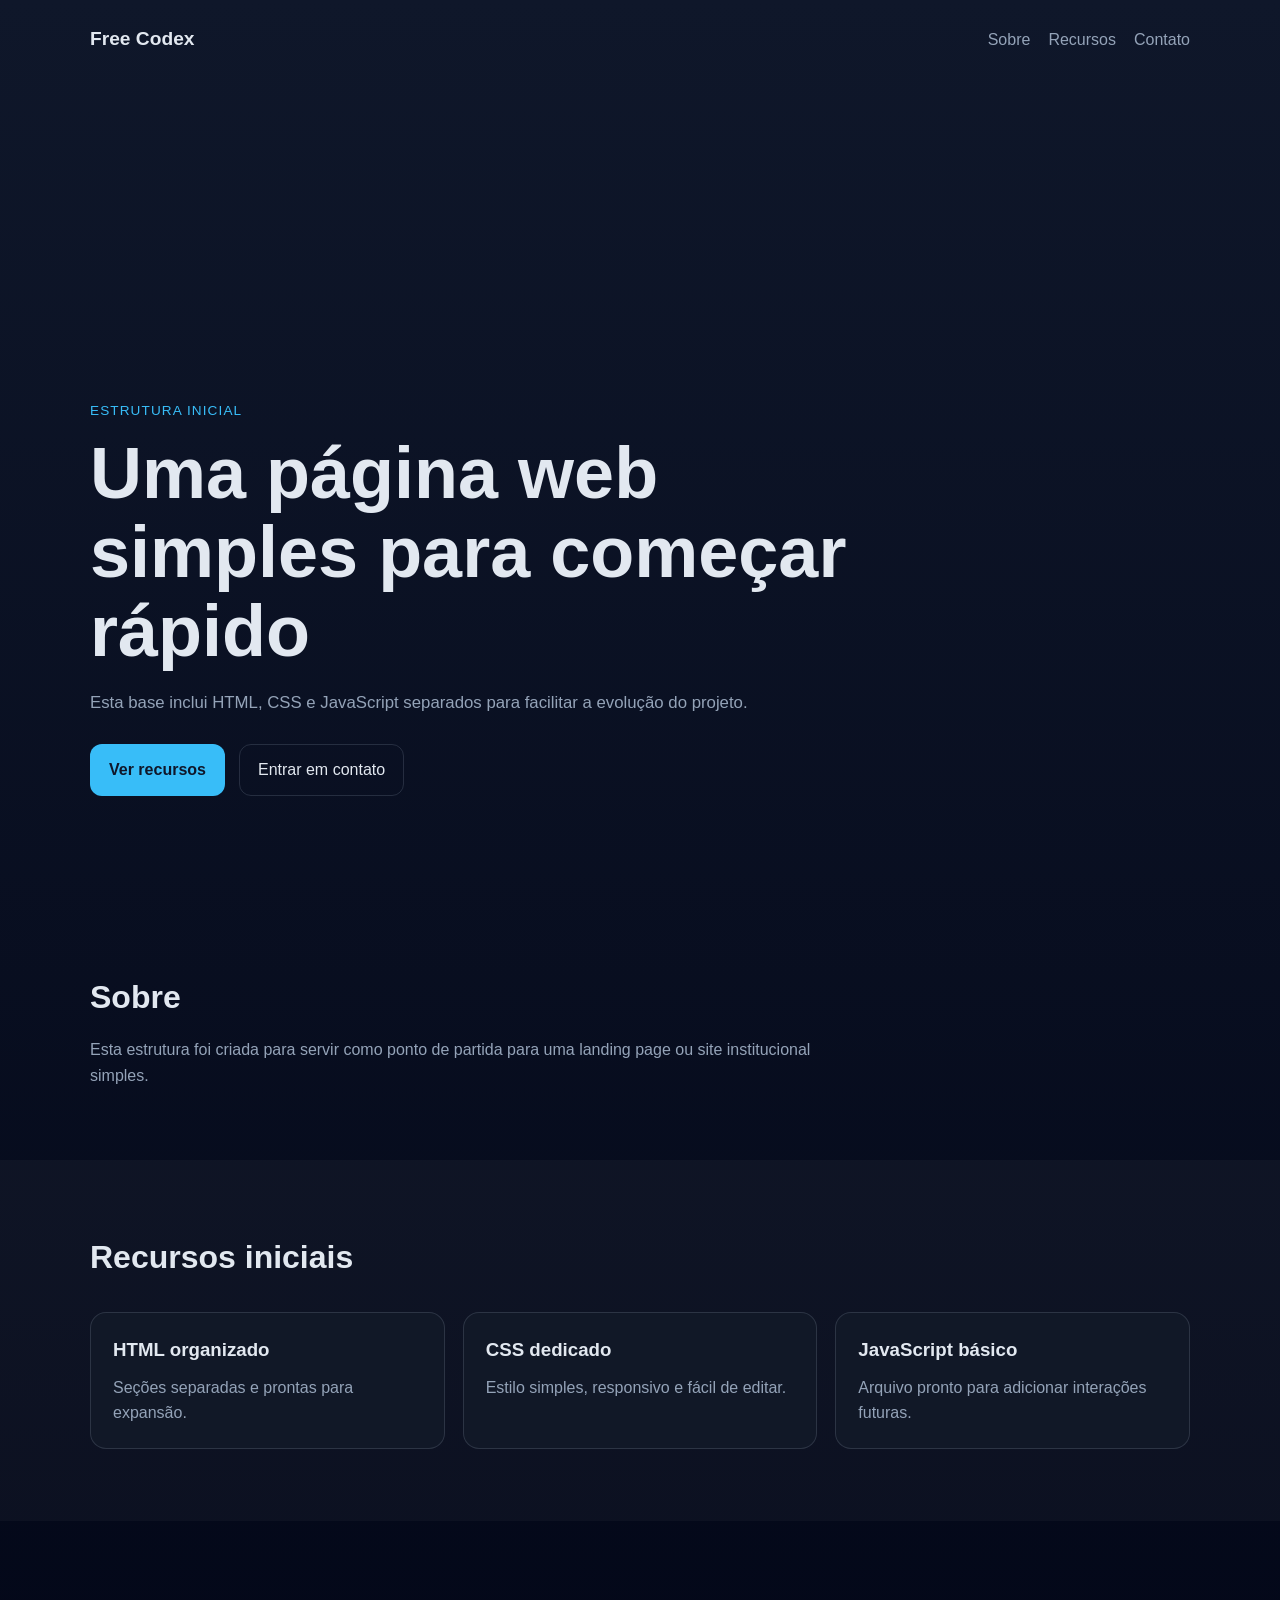
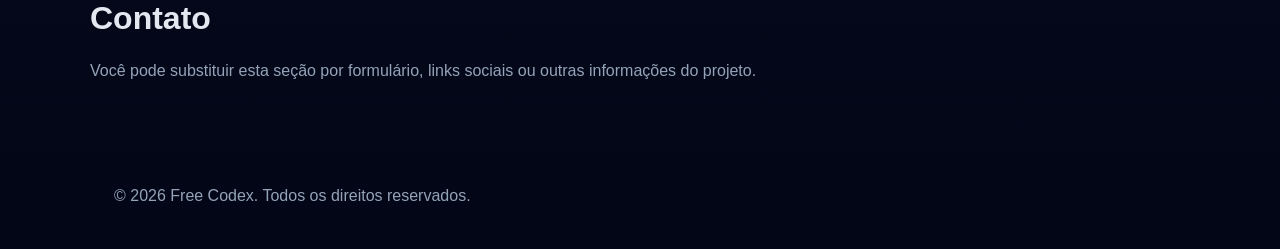
<file: index.html>
<!DOCTYPE html>
<html lang="pt-BR">
  <head>
    <meta charset="UTF-8" />
    <meta name="viewport" content="width=device-width, initial-scale=1.0" />
    <title>Free Codex</title>
    <meta
      name="description"
      content="Estrutura inicial de uma página web simples para o projeto Free Codex."
    />
    <link rel="stylesheet" href="css/style.css" />
  </head>
  <body>
    <header class="hero">
      <nav class="navbar">
        <div class="logo">Free Codex</div>
        <ul class="nav-links">
          <li><a href="#sobre">Sobre</a></li>
          <li><a href="#recursos">Recursos</a></li>
          <li><a href="#contato">Contato</a></li>
        </ul>
      </nav>

      <div class="hero-content">
        <p class="tag">Estrutura inicial</p>
        <h1>Uma página web simples para começar rápido</h1>
        <p class="subtitle">
          Esta base inclui HTML, CSS e JavaScript separados para facilitar a evolução
          do projeto.
        </p>
        <div class="hero-actions">
          <a class="btn primary" href="#recursos">Ver recursos</a>
          <a class="btn secondary" href="#contato">Entrar em contato</a>
        </div>
      </div>
    </header>

    <main>
      <section id="sobre" class="section">
        <div class="container">
          <h2>Sobre</h2>
          <p>
            Esta estrutura foi criada para servir como ponto de partida para uma landing
            page ou site institucional simples.
          </p>
        </div>
      </section>

      <section id="recursos" class="section alt">
        <div class="container">
          <h2>Recursos iniciais</h2>
          <div class="cards">
            <article class="card">
              <h3>HTML organizado</h3>
              <p>Seções separadas e prontas para expansão.</p>
            </article>
            <article class="card">
              <h3>CSS dedicado</h3>
              <p>Estilo simples, responsivo e fácil de editar.</p>
            </article>
            <article class="card">
              <h3>JavaScript básico</h3>
              <p>Arquivo pronto para adicionar interações futuras.</p>
            </article>
          </div>
        </div>
      </section>

      <section id="contato" class="section">
        <div class="container">
          <h2>Contato</h2>
          <p>
            Você pode substituir esta seção por formulário, links sociais ou outras
            informações do projeto.
          </p>
        </div>
      </section>
    </main>

    <footer class="footer">
      <p>© 2026 Free Codex. Todos os direitos reservados.</p>
    </footer>

    <script src="js/script.js"></script>
  </body>
</html>
</file>
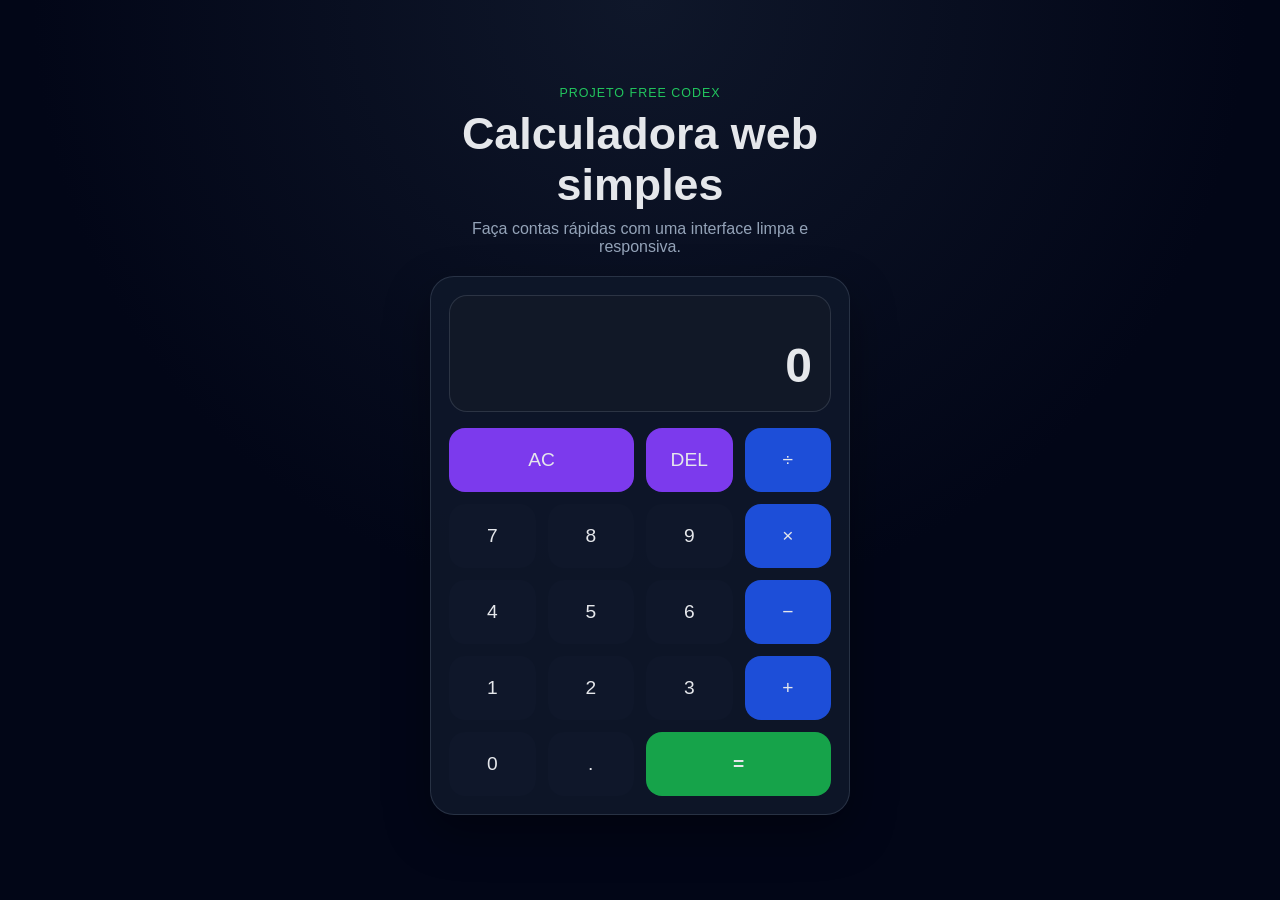
<file: calculator.html>
<!DOCTYPE html>
<html lang="pt-BR">
  <head>
    <meta charset="UTF-8" />
    <meta name="viewport" content="width=device-width, initial-scale=1.0" />
    <title>Calculadora Web Simples</title>
    <meta
      name="description"
      content="Uma calculadora web simples com operações básicas feita com HTML, CSS e JavaScript."
    />
    <link rel="stylesheet" href="calculator/style.css" />
  </head>
  <body>
    <main class="app">
      <section class="calculator-wrapper">
        <div class="calculator-header">
          <p class="eyebrow">Projeto Free Codex</p>
          <h1>Calculadora web simples</h1>
          <p class="description">
            Faça contas rápidas com uma interface limpa e responsiva.
          </p>
        </div>

        <div class="calculator">
          <div class="screen">
            <div class="previous-operand" id="previous-operand"></div>
            <div class="current-operand" id="current-operand">0</div>
          </div>

          <div class="buttons">
            <button class="span-two action" data-action="clear">AC</button>
            <button class="action" data-action="delete">DEL</button>
            <button class="operator" data-operator="/">÷</button>

            <button data-number="7">7</button>
            <button data-number="8">8</button>
            <button data-number="9">9</button>
            <button class="operator" data-operator="*">×</button>

            <button data-number="4">4</button>
            <button data-number="5">5</button>
            <button data-number="6">6</button>
            <button class="operator" data-operator="-">−</button>

            <button data-number="1">1</button>
            <button data-number="2">2</button>
            <button data-number="3">3</button>
            <button class="operator" data-operator="+">+</button>

            <button data-number="0">0</button>
            <button data-number=".">.</button>
            <button class="span-two equals" data-action="calculate">=</button>
          </div>
        </div>
      </section>
    </main>

    <script src="calculator/script.js"></script>
  </body>
</html>
</file>
<file: css/style.css>
:root {
  --bg: #0f172a;
  --bg-soft: #1e293b;
  --text: #e2e8f0;
  --muted: #94a3b8;
  --accent: #38bdf8;
  --card: #111827;
  --border: rgba(148, 163, 184, 0.2);
}

* {
  box-sizing: border-box;
  margin: 0;
  padding: 0;
}

html {
  scroll-behavior: smooth;
}

body {
  font-family: Arial, Helvetica, sans-serif;
  background: linear-gradient(180deg, var(--bg) 0%, #020617 100%);
  color: var(--text);
  line-height: 1.6;
}

a {
  color: inherit;
  text-decoration: none;
}

ul {
  list-style: none;
}

.hero {
  min-height: 100vh;
  padding: 24px;
  display: flex;
  flex-direction: column;
  justify-content: space-between;
}

.navbar,
.container,
.hero-content,
.footer {
  width: min(1100px, 100%);
  margin: 0 auto;
}

.navbar {
  display: flex;
  justify-content: space-between;
  align-items: center;
  gap: 20px;
}

.logo {
  font-size: 1.2rem;
  font-weight: 700;
}

.nav-links {
  display: flex;
  gap: 18px;
  color: var(--muted);
}

.nav-links a:hover {
  color: var(--accent);
}

.hero-content {
  padding: 80px 0;
}

.tag {
  color: var(--accent);
  text-transform: uppercase;
  letter-spacing: 0.08em;
  font-size: 0.85rem;
  margin-bottom: 12px;
}

h1 {
  font-size: clamp(2.2rem, 6vw, 4.5rem);
  line-height: 1.1;
  max-width: 760px;
  margin-bottom: 18px;
}

.subtitle {
  max-width: 680px;
  color: var(--muted);
  font-size: 1.05rem;
}

.hero-actions {
  margin-top: 28px;
  display: flex;
  gap: 14px;
  flex-wrap: wrap;
}

.btn {
  display: inline-block;
  padding: 12px 18px;
  border-radius: 12px;
  border: 1px solid var(--border);
  transition: 0.2s ease;
}

.btn:hover {
  transform: translateY(-1px);
}

.btn.primary {
  background: var(--accent);
  color: #0f172a;
  font-weight: 700;
  border-color: transparent;
}

.btn.secondary {
  background: transparent;
}

.section {
  padding: 72px 24px;
}

.section.alt {
  background: rgba(255, 255, 255, 0.03);
}

.section h2 {
  margin-bottom: 14px;
  font-size: 2rem;
}

.section p {
  color: var(--muted);
  max-width: 760px;
}

.cards {
  margin-top: 28px;
  display: grid;
  grid-template-columns: repeat(auto-fit, minmax(220px, 1fr));
  gap: 18px;
}

.card {
  background: var(--card);
  border: 1px solid var(--border);
  border-radius: 16px;
  padding: 22px;
}

.card h3 {
  margin-bottom: 10px;
}

.footer {
  padding: 28px 24px 40px;
  color: var(--muted);
}

@media (max-width: 700px) {
  .navbar {
    flex-direction: column;
    align-items: flex-start;
  }

  .nav-links {
    flex-wrap: wrap;
  }

  .hero {
    min-height: auto;
  }
}
</file>
<file: calculator/style.css>
:root {
  --bg: #020617;
  --panel: #0f172a;
  --panel-soft: #111827;
  --text: #e5e7eb;
  --muted: #94a3b8;
  --border: rgba(148, 163, 184, 0.2);
  --accent: #22c55e;
  --accent-soft: #16a34a;
  --operator: #1d4ed8;
  --action: #7c3aed;
}

* {
  box-sizing: border-box;
  margin: 0;
  padding: 0;
}

body {
  min-height: 100vh;
  font-family: Arial, Helvetica, sans-serif;
  background: radial-gradient(circle at top, #0f172a 0%, var(--bg) 55%);
  color: var(--text);
}

button {
  font: inherit;
  border: 0;
  cursor: pointer;
}

.app {
  min-height: 100vh;
  display: grid;
  place-items: center;
  padding: 24px;
}

.calculator-wrapper {
  width: min(100%, 420px);
}

.calculator-header {
  text-align: center;
  margin-bottom: 20px;
}

.eyebrow {
  color: var(--accent);
  text-transform: uppercase;
  letter-spacing: 0.08em;
  font-size: 0.78rem;
  margin-bottom: 8px;
}

.calculator-header h1 {
  font-size: clamp(2rem, 6vw, 2.8rem);
  margin-bottom: 10px;
}

.description {
  color: var(--muted);
}

.calculator {
  background: rgba(15, 23, 42, 0.92);
  border: 1px solid var(--border);
  border-radius: 24px;
  padding: 18px;
  box-shadow: 0 18px 45px rgba(0, 0, 0, 0.35);
}

.screen {
  min-height: 110px;
  background: var(--panel-soft);
  border: 1px solid var(--border);
  border-radius: 18px;
  padding: 18px;
  display: flex;
  flex-direction: column;
  justify-content: flex-end;
  align-items: flex-end;
  word-break: break-all;
  margin-bottom: 16px;
}

.previous-operand {
  min-height: 24px;
  color: var(--muted);
  font-size: 0.95rem;
}

.current-operand {
  font-size: clamp(2rem, 8vw, 3rem);
  font-weight: 700;
}

.buttons {
  display: grid;
  grid-template-columns: repeat(4, 1fr);
  gap: 12px;
}

.buttons button {
  min-height: 64px;
  border-radius: 16px;
  background: var(--panel);
  color: var(--text);
  font-size: 1.2rem;
  transition: transform 0.15s ease, opacity 0.15s ease;
}

.buttons button:hover {
  transform: translateY(-1px);
  opacity: 0.95;
}

.buttons .operator {
  background: var(--operator);
}

.buttons .action {
  background: var(--action);
}

.buttons .equals {
  background: var(--accent-soft);
  font-weight: 700;
}

.span-two {
  grid-column: span 2;
}

@media (max-width: 420px) {
  .calculator {
    padding: 14px;
    border-radius: 20px;
  }

  .buttons {
    gap: 10px;
  }

  .buttons button {
    min-height: 58px;
    font-size: 1.05rem;
  }
}
</file>
